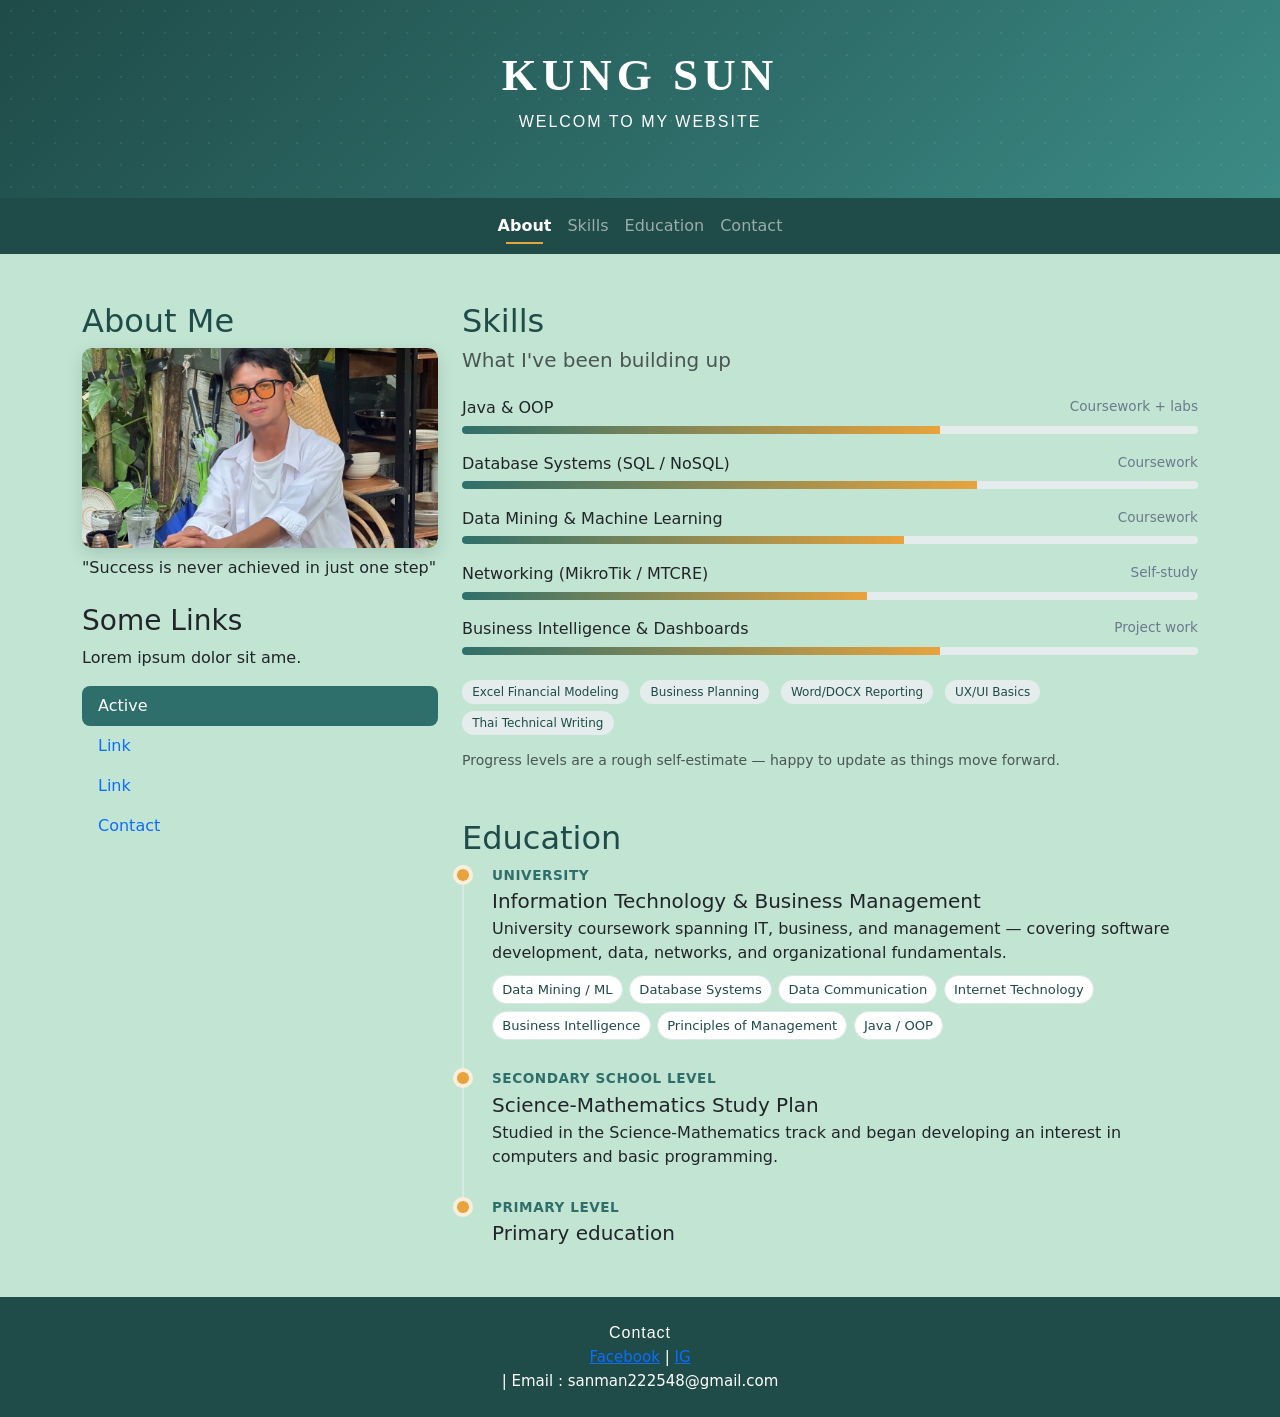
<file: index1.html>
<!DOCTYPE html>
<html lang="en">

<head>
    <title>Bootstrap 5 Website</title>
    <meta charset="utf-8">
    <meta name="viewport" content="width=device-width, initial-scale=1">
    <link href="https://cdn.jsdelivr.net/npm/bootstrap@5.3.8/dist/css/bootstrap.min.css" rel="stylesheet">
    <!-- <script src="https://cdn.jsdelivr.net/npm/bootstrap@5.3.8/dist/js/bootstrap.bundle.min.js"></script> -->
    <style>
        :root {
            --primary: #2F6F6B;
            /* deep teal, replaces Bootstrap blue */
            --primary-dark: #1F4B48;
            --accent: #E8A33D;
            /* warm amber for highlights */
            --bg: #c2e4d3;
        }

        body {
            background: var(--bg);
        }

        /* ---------- Hero: gradient + subtle pattern instead of flat blue ---------- */
        .p-5.bg-primary {
            background: linear-gradient(135deg, var(--primary-dark) 0%, var(--primary) 60%, #3C8B85 100%) !important;
            position: relative;
            overflow: hidden;
        }

        .p-5.bg-primary::after {
            content: "";
            position: absolute;
            inset: 0;
            background-image: radial-gradient(rgba(255, 255, 255, 0.08) 1px, transparent 1px);
            background-size: 22px 22px;
            pointer-events: none;
        }

        .p-5.bg-primary h1 {
            position: relative;
            animation: fadeInUp 0.6s ease both;
        }

        .p-5.bg-primary p {
            position: relative;
            animation: fadeInUp 0.6s ease 0.15s both;
        }

        @keyframes fadeInUp {
            from {
                opacity: 0;
                transform: translateY(12px);
            }

            to {
                opacity: 1;
                transform: translateY(0);
            }
        }

        /* ---------- Navbar ---------- */
        .navbar.bg-dark {
            background: var(--primary-dark) !important;
        }

        .navbar-dark .navbar-nav .nav-link {
            position: relative;
            transition: color 0.2s ease;
        }

        .navbar-dark .navbar-nav .nav-link::after {
            content: "";
            position: absolute;
            left: 1rem;
            right: 1rem;
            bottom: 2px;
            height: 2px;
            background: var(--accent);
            transform: scaleX(0);
            transform-origin: left;
            transition: transform 0.25s ease;
        }

        .navbar-dark .navbar-nav .nav-link:hover::after,
        .navbar-dark .navbar-nav .nav-link.active::after {
            transform: scaleX(1);
        }

        .navbar-dark .navbar-nav .nav-link.active {
            color: #fff !important;
            font-weight: 600;
        }

        /* ---------- Sidebar pills ---------- */
        .nav-pills .nav-link {
            border-radius: 8px;
            transition: transform 0.15s ease, background 0.15s ease;
        }

        .nav-pills .nav-link:hover:not(.disabled) {
            background: #E4EDEC;
            transform: translateX(3px);
        }

        .nav-pills .nav-link.active {
            background: var(--primary) !important;
        }

        /* ---------- Fake image placeholders: gradient + hover lift ---------- */
        .fakeimg {
            height: 200px;
            width: 100%;
            object-fit: cover;
            background: linear-gradient(135deg, var(--primary) 0%, #6BA8A3 100%);
            color: #fff;
            display: flex;
            align-items: center;
            justify-content: center;
            font-weight: 600;
            letter-spacing: 0.03em;
            border-radius: 10px;
            box-shadow: 0 6px 16px rgba(31, 75, 72, 0.18);
            transition: transform 0.25s ease, box-shadow 0.25s ease;
        }

        .fakeimg:hover {
            transform: translateY(-4px);
            box-shadow: 0 12px 24px rgba(31, 75, 72, 0.25);
        }

        /* ---------- Content reveal-on-scroll ---------- */
        .reveal {
            opacity: 0;
            transform: translateY(16px);
            transition: opacity 0.5s ease, transform 0.5s ease;
        }

        .reveal.is-visible {
            opacity: 1;
            transform: translateY(0);
        }

        h2 {
            color: var(--primary-dark);
        }

        /* ---------- Skills section ---------- */
        .skill-row {
            margin-bottom: 1.1rem;
        }

        .skill-row .skill-label {
            display: flex;
            justify-content: space-between;
            font-weight: 500;
            margin-bottom: 0.35rem;
        }

        .skill-row .skill-label span:last-child {
            color: var(--muted, #6B7A8B);
            font-weight: 400;
            font-size: 0.85rem;
        }

        .progress {
            height: 8px;
            background: #E4EDEC;
            border-radius: 999px;
        }

        .progress-bar {
            background: linear-gradient(90deg, var(--primary) 0%, var(--accent) 100%);
        }

        .skill-badges .badge {
            background: #E4EDEC;
            color: var(--primary-dark);
            font-weight: 500;
            padding: 0.5em 0.85em;
            margin: 0 0.4rem 0.4rem 0;
            border-radius: 999px;
        }

        /* ---------- Education timeline ---------- */
        .timeline-item {
            position: relative;
            padding-left: 1.75rem;
            padding-bottom: 1.75rem;
            border-left: 2px solid #DCE7E5;
        }

        .timeline-item:last-child {
            border-left: 2px solid transparent;
            padding-bottom: 0;
        }

        .timeline-item::before {
            content: "";
            position: absolute;
            left: -7px;
            top: 4px;
            width: 12px;
            height: 12px;
            border-radius: 50%;
            background: var(--accent);
            box-shadow: 0 0 0 4px #FBEFDC;
        }

        .timeline-item .timeline-period {
            font-size: 0.85rem;
            color: var(--primary);
            font-weight: 600;
            text-transform: uppercase;
            letter-spacing: 0.04em;
        }

        .course-list {
            display: flex;
            flex-wrap: wrap;
            gap: 0.4rem;
            margin-top: 0.6rem;
        }

        .course-list span {
            background: #fff;
            border: 1px solid #DCE7E5;
            color: var(--primary-dark);
            font-size: 0.82rem;
            padding: 0.3em 0.7em;
            border-radius: 999px;
        }



        /* ---------- Footer ---------- */
        .bg-dark.text-white.text-center.mt-5 {
            background: var(--primary-dark) !important;
        }

        /* ---------- Back-to-top button ---------- */
        #backToTop {
            position: fixed;
            right: 20px;
            bottom: 20px;
            width: 44px;
            height: 44px;
            border-radius: 50%;
            background: var(--accent);
            color: #1F2937;
            border: none;
            display: none;
            align-items: center;
            justify-content: center;
            font-size: 1.1rem;
            box-shadow: 0 6px 16px rgba(0, 0, 0, 0.2);
            cursor: pointer;
            transition: transform 0.15s ease, opacity 0.2s ease;
        }

        #backToTop:hover {
            transform: translateY(-3px);
        }
    </style>
</head>

<body>
    <div class="p-5 bg-primary text-white text-center">
        <h1 style="font-size: 45px; font-family: Garamond; letter-spacing: 5px;"><b> KUNG SUN </b></h1>
        <p style="font-family: arial; letter-spacing: 2px;">WELCOM TO MY WEBSITE</p>
    </div>
    <nav class="navbar navbar-expand-sm bg-dark navbar-dark">
        <div class="container-fluid justify-content-center">
            <ul class="navbar-nav">
                <li class="nav-item">
                    <a class="nav-link active" href="#">About</a>
                </li>
                <li class="nav-item">
                    <a class="nav-link" href="#skills">Skills</a>
                </li>
                <li class="nav-item">
                    <a class="nav-link" href="#education">Education</a>
                </li>
                <li class="nav-item">
                    <a class="nav-link" href="#Contact">Contact</a>
                </li>
            </ul>
        </div>
    </nav>
    <div class="container mt-5">
        <div class="row">
            <div class="col-sm-4 reveal">
                <h2>About Me</h2>
                <h5> <img src="img/image.png" alt="" class="fakeimg"></h5>
                <p>"Success is never achieved in just one step"</p>
                <h3 class="mt-4">Some Links</h3>
                <p>Lorem ipsum dolor sit ame.</p>
                <ul class="nav nav-pills flex-column">
                    <li class="nav-item">
                        <a class="nav-link active" href="#">Active</a>
                    </li>
                    <li class="nav-item">
                        <a class="nav-link" href="#">Link</a>
                    </li>
                    <li class="nav-item">
                        <a class="nav-link" href="#">Link</a>
                    </li>
                    <li class="nav-item">
                        <a class="nav-link" href="#">Contact</a>
                    </li>
                </ul>
                <hr class="d-sm-none">
            </div>
            <div class="col-sm-8">

                <!-- ---------- Skills ---------- -->
                <div class="reveal" id="skills">
                    <h2>Skills</h2>
                    <h5 class="text-muted mb-4">What I've been building up</h5>

                    <div class="skill-row">
                        <div class="skill-label">
                            <span>Java &amp; OOP</span><span>Coursework + labs</span>
                        </div>
                        <div class="progress">
                            <div class="progress-bar" style="width: 65%"></div>
                        </div>
                    </div>

                    <div class="skill-row">
                        <div class="skill-label">
                            <span>Database Systems (SQL / NoSQL)</span><span>Coursework</span>
                        </div>
                        <div class="progress">
                            <div class="progress-bar" style="width: 70%"></div>
                        </div>
                    </div>

                    <div class="skill-row">
                        <div class="skill-label">
                            <span>Data Mining &amp; Machine Learning</span><span>Coursework</span>
                        </div>
                        <div class="progress">
                            <div class="progress-bar" style="width: 60%"></div>
                        </div>
                    </div>

                    <div class="skill-row">
                        <div class="skill-label">
                            <span>Networking (MikroTik / MTCRE)</span><span>Self-study</span>
                        </div>
                        <div class="progress">
                            <div class="progress-bar" style="width: 55%"></div>
                        </div>
                    </div>

                    <div class="skill-row">
                        <div class="skill-label">
                            <span>Business Intelligence &amp; Dashboards</span><span>Project work</span>
                        </div>
                        <div class="progress">
                            <div class="progress-bar" style="width: 65%"></div>
                        </div>
                    </div>

                    <div class="skill-badges mt-4">
                        <span class="badge">Excel Financial Modeling</span>
                        <span class="badge">Business Planning</span>
                        <span class="badge">Word/DOCX Reporting</span>
                        <span class="badge">UX/UI Basics</span>
                        <span class="badge">Thai Technical Writing</span>
                    </div>
                    <p class="small text-muted mt-2">Progress levels are a rough self-estimate — happy to update as
                        things move forward.</p>
                </div>

                <!-- ---------- Education ---------- -->
                <div class="reveal mt-5" id="education">
                    <h2>Education</h2>
                    <!-- <h5 class="text-muted mb-4">Currently studying</h5> -->

                    <div class="timeline-item">
                        <div class="timeline-period">University</div>
                        <h5 class="mt-1 mb-1">Information Technology &amp; Business Management</h5>
                        <p class="mb-0">University coursework spanning IT, business, and management — covering
                            software development, data, networks, and organizational fundamentals.</p>
                        <div class="course-list">
                            <span>Data Mining / ML</span>
                            <span>Database Systems</span>
                            <span>Data Communication</span>
                            <span>Internet Technology</span>
                            <span>Business Intelligence</span>
                            <span>Principles of Management</span>
                            <span>Java / OOP</span>
                        </div>
                    </div>

                    <div class="timeline-item">
                        <div class="timeline-period">Secondary school level</div>
                        <h5 class="mt-1 mb-1">Science-Mathematics Study Plan</h5>
                        <p class="mb-0">Studied in the Science-Mathematics track and 
                            began developing an interest in computers and basic programming.</p>
                    </div>

                    <div class="timeline-item">
                        <div class="timeline-period">Primary Level</div>
                        <h5 class="mt-1 mb-1">Primary education</h5>
                        <!-- <p class="mb-0">Studying toward the MikroTik Certified Routing Engineer (MTCRE) exam
                            alongside coursework.</p> -->
                    </div>
                </div>

            </div>
        </div>
    </div>
    <div class="reveal mt-5 p-4 bg-dark text-white text-center" id="Contact">
        <font style="font-family:arial; letter-spacing: 1px;">
            Contact
        </font>
        <br>
        <font style="font-size: 15px;">
            <a href="https://www.facebook.com/salman.pornmad.3">Facebook</a> |
            <a href="https://www.instagram.com/s.suxn_/">IG</a><br> |
            <a>Email : sanman222548@gmail.com</a>
        </font>
    </div>

    <button id="backToTop" aria-label="Back to top">↑</button>

    <script>
        // Reveal sections as they scroll into view
        const revealEls = document.querySelectorAll('.reveal');
        const observer = new IntersectionObserver((entries) => {
            entries.forEach(entry => {
                if (entry.isIntersecting) {
                    entry.target.classList.add('is-visible');
                    observer.unobserve(entry.target);
                }
            });
        }, { threshold: 0.15 });
        revealEls.forEach(el => observer.observe(el));

        // Back-to-top button
        const backToTop = document.getElementById('backToTop');
        window.addEventListener('scroll', () => {
            backToTop.style.display = window.scrollY > 300 ? 'flex' : 'none';
        });
        backToTop.addEventListener('click', () => {
            window.scrollTo({ top: 0, behavior: 'smooth' });
        });
    </script>
</body>

</html>
</file>
